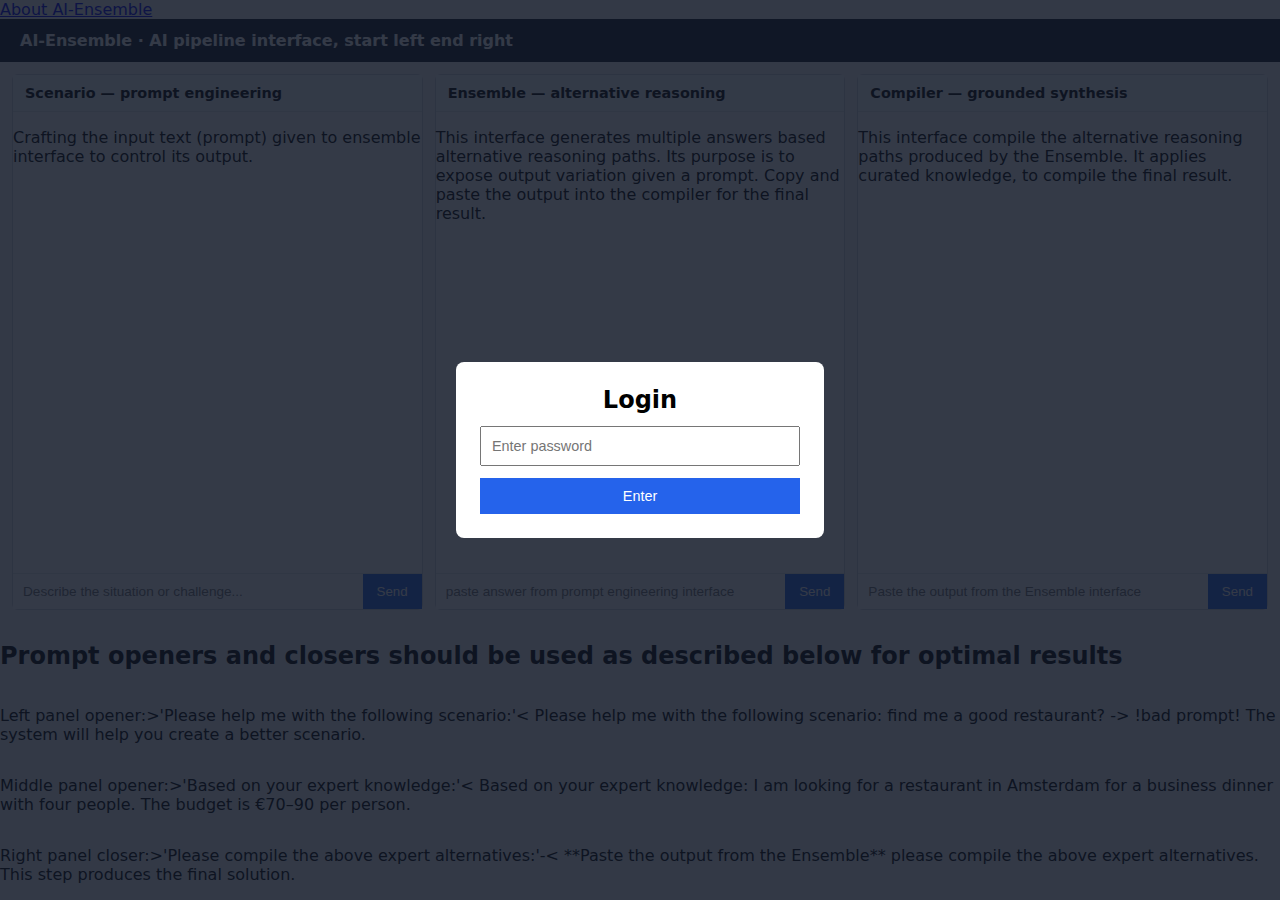
<file: index.html>
<a href="product.html" target="_blank">About AI-Ensemble</a>
<!DOCTYPE html>
<html lang="en">
<head>
  <meta charset="UTF-8" />
  <title>AI-Ensemble</title>
  <meta name="viewport" content="width=device-width, initial-scale=1" />

  <style>
    body {
      margin: 0;
      font-family: system-ui, -apple-system, Segoe UI, Roboto, sans-serif;
      background: #f4f6f8;
      height: 100vh;
      display: flex;
      flex-direction: column;
    }

    header {
      background: #111827;
      color: #ffffff;
      padding: 12px 20px;
      font-weight: 600;
      font-size: 1rem;
    }

    .layout {
      flex: 1;
      display: grid;
      grid-template-columns: 1fr 1fr 1fr;
      gap: 12px;
      padding: 12px;
      box-sizing: border-box;
    }

    .panel {
      background: #ffffff;
      border: 1px solid #d1d5db;
      border-radius: 6px;
      display: flex;
      flex-direction: column;
    }

    .panel h2 {
      margin: 0;
      padding: 10px 12px;
      font-size: 0.9rem;
      background: #f9fafb;
      border-bottom: 1px solid #e5e7eb;
    }

    .messages {
      flex: 1;
      padding: 10px;
      overflow-y: auto;
      font-size: 0.85rem;
      white-space: pre-wrap;
    }

    .message {
      margin-bottom: 8px;
    }

    .message.user {
      font-weight: 600;
    }

    .input {
      display: flex;
      border-top: 1px solid #e5e7eb;
    }

    .input input {
      flex: 1;
      border: none;
      padding: 10px;
      font-size: 0.85rem;
      outline: none;
    }

    .input button {
      border: none;
      padding: 10px 14px;
      background: #2563eb;
      color: white;
      cursor: pointer;
    }

    .input button:hover {
      background: #1d4ed8;
    }

    /* LOGIN OVERLAY */
    .overlay {
      position: fixed;
      inset: 0;
      background: rgba(17,24,39,0.85);
      display: flex;
      align-items: center;
      justify-content: center;
      z-index: 999;
    }

    .login-box {
      background: #ffffff;
      padding: 24px;
      border-radius: 8px;
      width: 320px;
      text-align: center;
    }

    .login-box h2 {
      margin-top: 0;
      margin-bottom: 12px;
    }

    .login-box input {
      width: 100%;
      padding: 10px;
      font-size: 0.9rem;
      margin-bottom: 12px;
    }

    .login-box button {
      width: 100%;
      padding: 10px;
      font-size: 0.9rem;
      background: #2563eb;
      color: white;
      border: none;
      cursor: pointer;
    }

    .login-error {
      color: #b91c1c;
      font-size: 0.85rem;
      margin-top: 8px;
      display: none;
    }
  </style>
</head>

<body>

<header>
  AI-Ensemble · AI pipeline interface, start left end right
</header>

<!-- LOGIN OVERLAY -->
<div class="overlay" id="loginOverlay">
  <div class="login-box">
    <h2>Login</h2>
    <input id="passwordInput" type="password" placeholder="Enter password" />
    <button onclick="login()">Enter</button>
    <div class="login-error" id="loginError">Invalid password</div>
  </div>
</div>

<div class="layout">

  <div class="panel">
    <h2>Scenario — prompt engineering</h2>
    <p>
     Crafting the input text (prompt) given to ensemble interface to control its output.
    </p>
    <div class="messages" id="scenarioMessages"></div>
    <div class="input">
      <input id="scenarioInput" placeholder="Describe the situation or challenge..." />
      <button onclick="sendMessage('scenario')">Send</button>
    </div>
  </div>

  <div class="panel">
    <h2>Ensemble — alternative reasoning</h2>
    <p>
    This interface generates multiple answers based alternative reasoning paths.
    Its purpose is to expose output variation given a prompt.
    Copy and paste the output into the compiler for the final result.
    </p>

    <div class="messages" id="expertMessages"></div>
    <div class="input">
      <input id="expertInput" placeholder="paste answer from prompt engineering interface" />
      <button onclick="sendMessage('expert')">Send</button>
    </div>
  </div>

  <div class="panel">
    <h2>Compiler — grounded synthesis</h2>
     <p>
     This interface compile the alternative reasoning paths produced
     by the Ensemble. 
     It applies curated knowledge, to compile the final result.
     </p>

    <div class="messages" id="managerMessages"></div>
    <div class="input">
      <input id="managerInput" placeholder="Paste the output from the Ensemble interface" />
      <button onclick="sendMessage('manager')">Send</button>
    </div>
  </div>

</div>
<h2>Prompt openers and closers should be used as described below for optimal results </h2>

<p>
Left panel opener:>'Please help me with the following scenario:'< 
Please help me with the following scenario: find me a good restaurant? -> !bad prompt! 
The system will help you create a better scenario.
</p>

<p>
Middle panel opener:>'Based on your expert knowledge:'<
Based on your expert knowledge: I am looking for a restaurant in Amsterdam for a business dinner with four people.
The budget is €70–90 per person.
</p>

<p>
Right panel closer:>'Please compile the above expert alternatives:'-<
**Paste the output from the Ensemble** please compile the above expert alternatives.
This step produces the final solution.
</p>
<script>
  const API_BASE = "https://statsapp-47vj4.ondigitalocean.app";
  let authToken = sessionStorage.getItem("ai_ensemble_token");

  async function login() {
    const password = document.getElementById("passwordInput").value;
    const error = document.getElementById("loginError");

    try {
      const res = await fetch(API_BASE + "/api/login", {
        method: "POST",
        headers: { "Content-Type": "application/json" },
        body: JSON.stringify({ password })
      });

      if (!res.ok) throw new Error();

      const data = await res.json();
      authToken = data.token;
      sessionStorage.setItem("ai_ensemble_token", authToken);
      document.getElementById("loginOverlay").style.display = "none";

    } catch {
      error.style.display = "block";
    }
  }

  // Auto-unlock if token already exists
  if (authToken) {
    document.getElementById("loginOverlay").style.display = "none";
  }

  function addMessage(role, text, cls) {
    const box = document.getElementById(role + "Messages");
    const div = document.createElement("div");
    div.className = "message " + cls;
    div.textContent = text;
    box.appendChild(div);
    box.scrollTop = box.scrollHeight;
  }

  async function sendMessage(role) {
    if (!authToken) return;

    const input = document.getElementById(role + "Input");
    const text = input.value.trim();
    if (!text) return;

    input.value = "";
    addMessage(role, "You: " + text, "user");

    try {
      const res = await fetch(API_BASE + "/api/chat", {
        method: "POST",
        headers: {
          "Content-Type": "application/json",
          "Authorization": "Bearer " + authToken
        },
        body: JSON.stringify({
          role: role,
          message: text
        })
      });

      const data = await res.json();
      addMessage(role, data.answer || "No response.", "ai");

    } catch {
      addMessage(role, "Error contacting backend.", "ai");
    }
  }
</script>

</body>
</html>
</file>
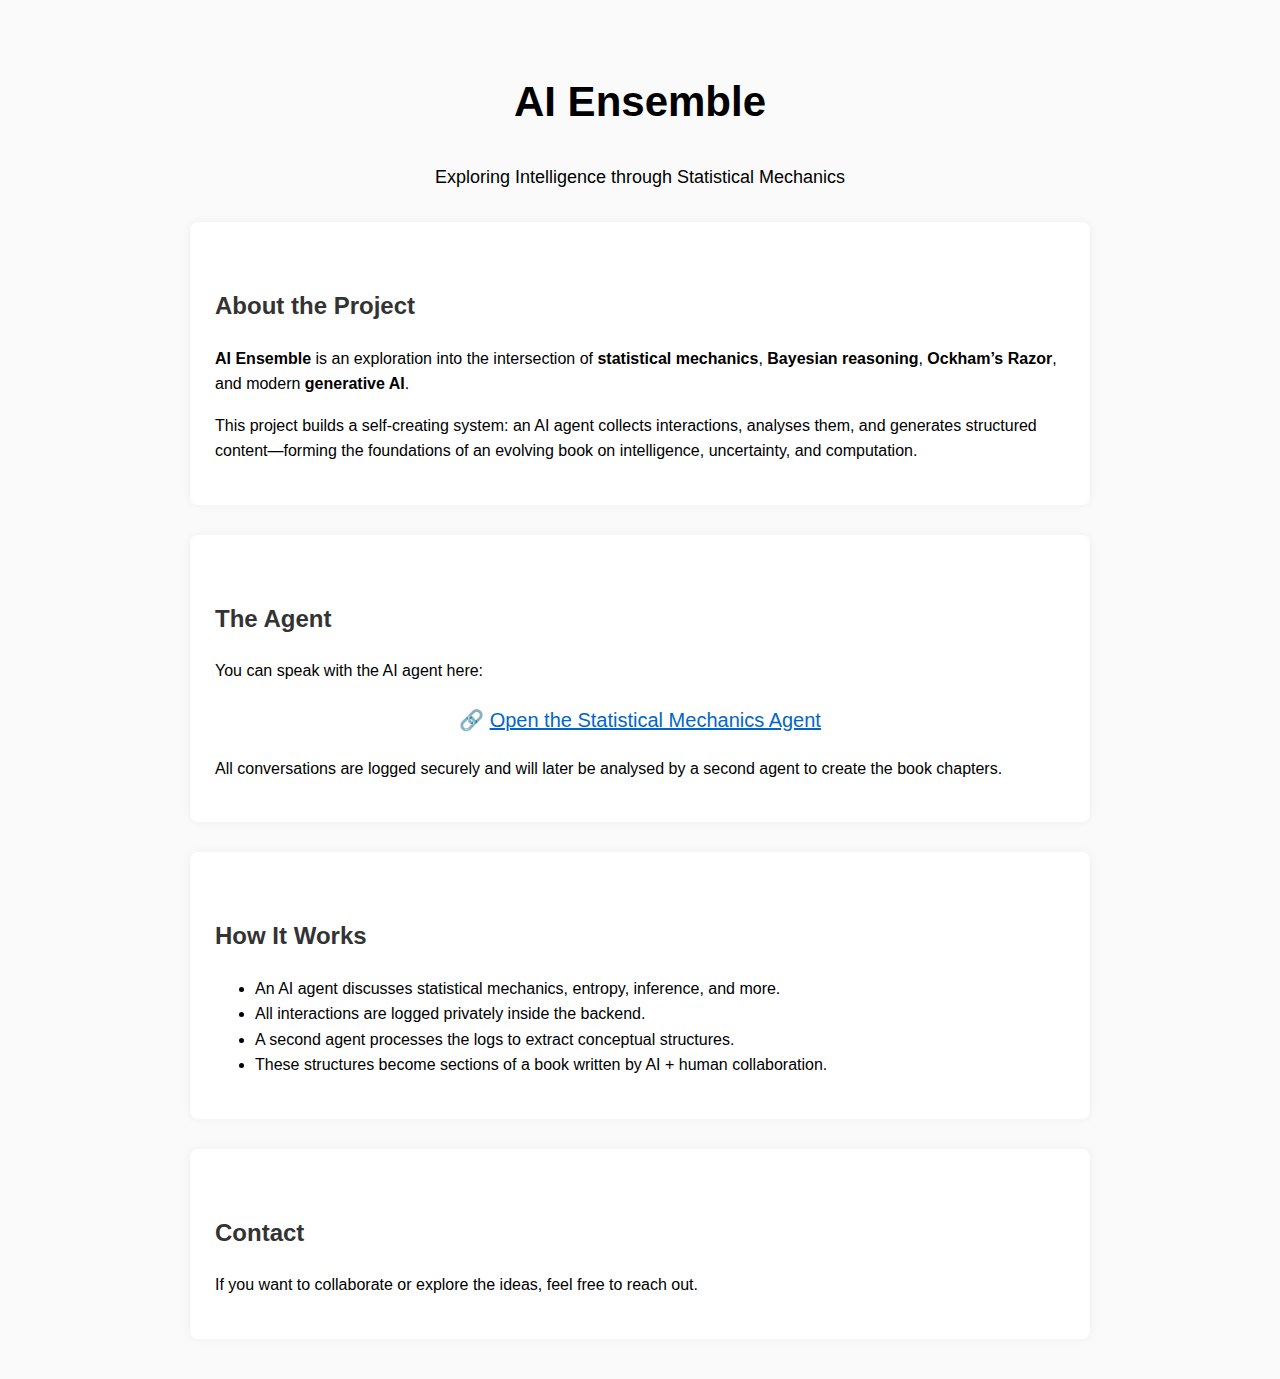
<file: ai-ensemble/index.html>
<!DOCTYPE html>
<html lang="en">
<head>
    <meta charset="UTF-8">
    <meta name="viewport" content="width=device-width, initial-scale=1.0">
    <title>AI Ensemble</title>

    <style>
        body {
            font-family: Arial, sans-serif;
            max-width: 900px;
            margin: auto;
            padding: 40px;
            line-height: 1.6;
            background: #fafafa;
        }
        h1 {
            text-align: center;
            font-size: 42px;
        }
        h2 {
            margin-top: 40px;
            color: #333;
        }
        .section {
            background: white;
            padding: 25px;
            border-radius: 8px;
            box-shadow: 0 0 10px rgba(0,0,0,0.05);
            margin-top: 30px;
        }
        a { color: #0066cc; }
    </style>
</head>

<body>
    <h1>AI Ensemble</h1>
    <p style="text-align:center; font-size:18px;">Exploring Intelligence through Statistical Mechanics</p>

    <div class="section">
        <h2>About the Project</h2>
        <p>
            <strong>AI Ensemble</strong> is an exploration into the intersection of  
            <strong>statistical mechanics</strong>, <strong>Bayesian reasoning</strong>, 
            <strong>Ockham’s Razor</strong>, and modern <strong>generative AI</strong>.
        </p>
        <p>
            This project builds a self-creating system: an AI agent collects interactions,
            analyses them, and generates structured content—forming the foundations of an
            evolving book on intelligence, uncertainty, and computation.
        </p>
    </div>

    <div class="section">
        <h2>The Agent</h2>
        <p>
            You can speak with the AI agent here:
        </p>

        <p style="text-align:center; font-size:20px;">
            🔗 <a href="YOUR_AGENT_LINK_HERE" target="_blank">Open the Statistical Mechanics Agent</a>
        </p>

        <p>
            All conversations are logged securely and will later be analysed by a second
            agent to create the book chapters.
        </p>
    </div>

    <div class="section">
        <h2>How It Works</h2>
        <ul>
            <li>An AI agent discusses statistical mechanics, entropy, inference, and more.</li>
            <li>All interactions are logged privately inside the backend.</li>
            <li>A second agent processes the logs to extract conceptual structures.</li>
            <li>These structures become sections of a book written by AI + human collaboration.</li>
        </ul>
    </div>

    <div class="section">
        <h2>Contact</h2>
        <p>If you want to collaborate or explore the ideas, feel free to reach out.</p>
    </div>

</body>
</html>
</file>
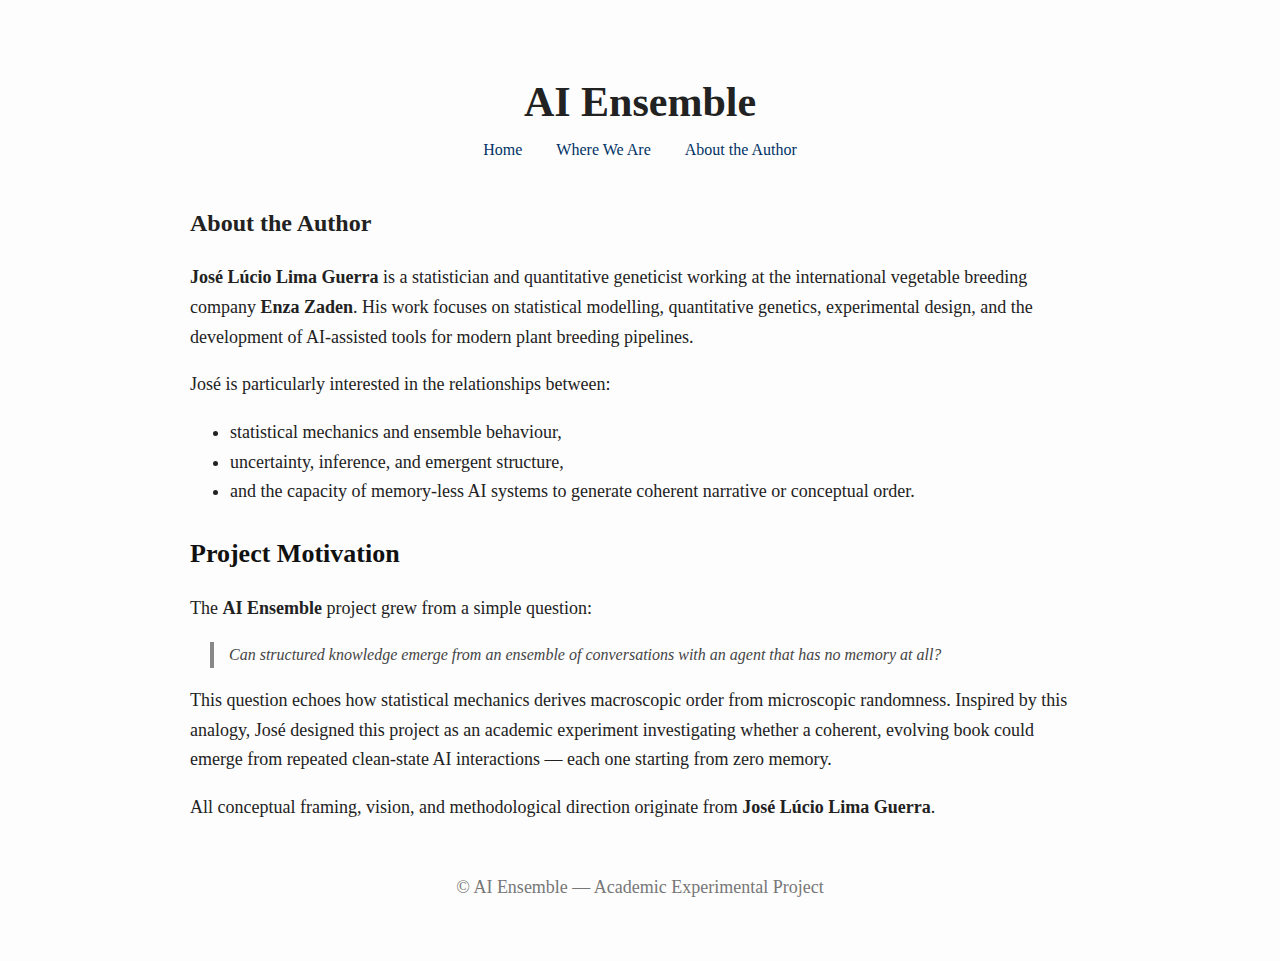
<file: about.html>
<!DOCTYPE html>
<html lang="en">
<head>
    <meta charset="UTF-8">
    <meta name="viewport" content="width=device-width, initial-scale=1.0">
    <title>About the Author — AI Ensemble</title>
    <link rel="stylesheet" href="assets/css/style.css">
</head>

<body>
    <header>
        <h1>AI Ensemble</h1>
        <nav>
            <a href="index.html">Home</a>
            <a href="where-we-are.html">Where We Are</a>
            <a href="about.html">About the Author</a>
        </nav>
    </header>

    <main>
        <section>
            <h2>About the Author</h2>

            <p><strong>José Lúcio Lima Guerra</strong> is a statistician and quantitative geneticist working at the international vegetable breeding company <strong>Enza Zaden</strong>. His work focuses on statistical modelling, quantitative genetics, experimental design, and the development of AI-assisted tools for modern plant breeding pipelines.</p>

            <p>José is particularly interested in the relationships between:</p>

            <ul>
                <li>statistical mechanics and ensemble behaviour,</li>
                <li>uncertainty, inference, and emergent structure,</li>
                <li>and the capacity of memory-less AI systems to generate coherent narrative or conceptual order.</li>
            </ul>

            <h3>Project Motivation</h3>

            <p>The <strong>AI Ensemble</strong> project grew from a simple question:</p>

            <blockquote>
                Can structured knowledge emerge from an ensemble of conversations with an agent that has no memory at all?
            </blockquote>

            <p>This question echoes how statistical mechanics derives macroscopic order from microscopic randomness. Inspired by this analogy, José designed this project as an academic experiment investigating whether a coherent, evolving book could emerge from repeated clean-state AI interactions — each one starting from zero memory.</p>

            <p>All conceptual framing, vision, and methodological direction originate from <strong>José Lúcio Lima Guerra</strong>.</p>
        </section>
    </main>

    <footer>
        <p>© AI Ensemble — Academic Experimental Project</p>
    </footer>
</body>
</html>
</file>
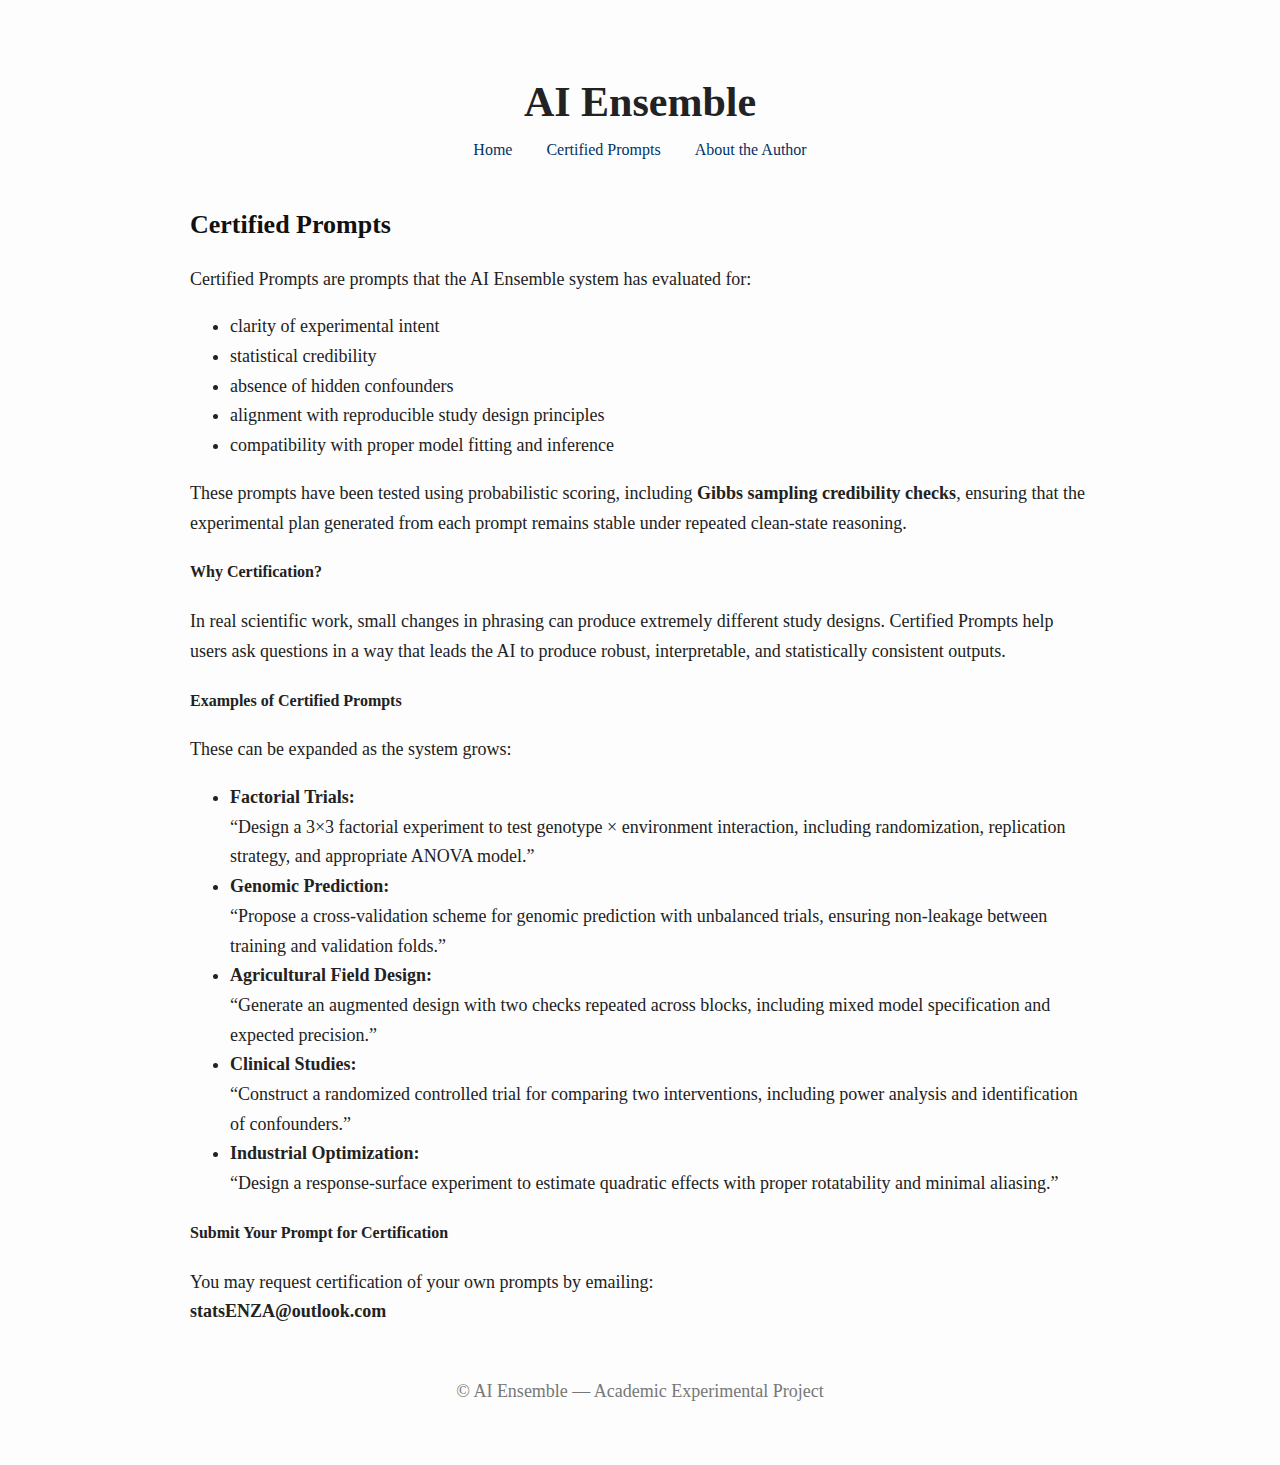
<file: certified-prompts.html>
<!DOCTYPE html>
<html lang="en">
<head>
    <meta charset="UTF-8">
    <meta name="viewport" content="width=device-width, initial-scale=1.0">
    <title>Certified Prompts — AI Ensemble</title>
    <link rel="stylesheet" href="assets/css/style.css">
</head>

<body>

<header>
    <h1>AI Ensemble</h1>
    <nav>
        <a href="index.html">Home</a>
        <a href="certified-prompts.html">Certified Prompts</a>
        <a href="about.html">About the Author</a>
    </nav>
</header>

<main>

<section>
    <h3>Certified Prompts</h3>

    <p>
        Certified Prompts are prompts that the AI Ensemble system has evaluated for:
    </p>

    <ul>
        <li>clarity of experimental intent</li>
        <li>statistical credibility</li>
        <li>absence of hidden confounders</li>
        <li>alignment with reproducible study design principles</li>
        <li>compatibility with proper model fitting and inference</li>
    </ul>

    <p>
        These prompts have been tested using probabilistic scoring, including 
        <strong>Gibbs sampling credibility checks</strong>, ensuring that the experimental plan generated
        from each prompt remains stable under repeated clean-state reasoning.
    </p>

    <h4>Why Certification?</h4>

    <p>
        In real scientific work, small changes in phrasing can produce extremely different study
        designs. Certified Prompts help users ask questions in a way that leads the AI to produce
        robust, interpretable, and statistically consistent outputs.
    </p>

    <h4>Examples of Certified Prompts</h4>

    <p>These can be expanded as the system grows:</p>

    <ul>

        <li>
            <strong>Factorial Trials:</strong><br>
            “Design a 3×3 factorial experiment to test genotype × environment interaction,
            including randomization, replication strategy, and appropriate ANOVA model.”
        </li>

        <li>
            <strong>Genomic Prediction:</strong><br>
            “Propose a cross-validation scheme for genomic prediction with unbalanced trials,
            ensuring non-leakage between training and validation folds.”
        </li>

        <li>
            <strong>Agricultural Field Design:</strong><br>
            “Generate an augmented design with two checks repeated across blocks,
            including mixed model specification and expected precision.”
        </li>

        <li>
            <strong>Clinical Studies:</strong><br>
            “Construct a randomized controlled trial for comparing two interventions,
            including power analysis and identification of confounders.”
        </li>

        <li>
            <strong>Industrial Optimization:</strong><br>
            “Design a response-surface experiment to estimate quadratic effects
            with proper rotatability and minimal aliasing.”
        </li>

    </ul>

    <h4>Submit Your Prompt for Certification</h4>

    <p>
        You may request certification of your own prompts by emailing:<br>
        <strong>statsENZA@outlook.com</strong>
    </p>

</section>

</main>

<footer>
    <p>© AI Ensemble — Academic Experimental Project</p>
</footer>

</body>
</html>
</file>
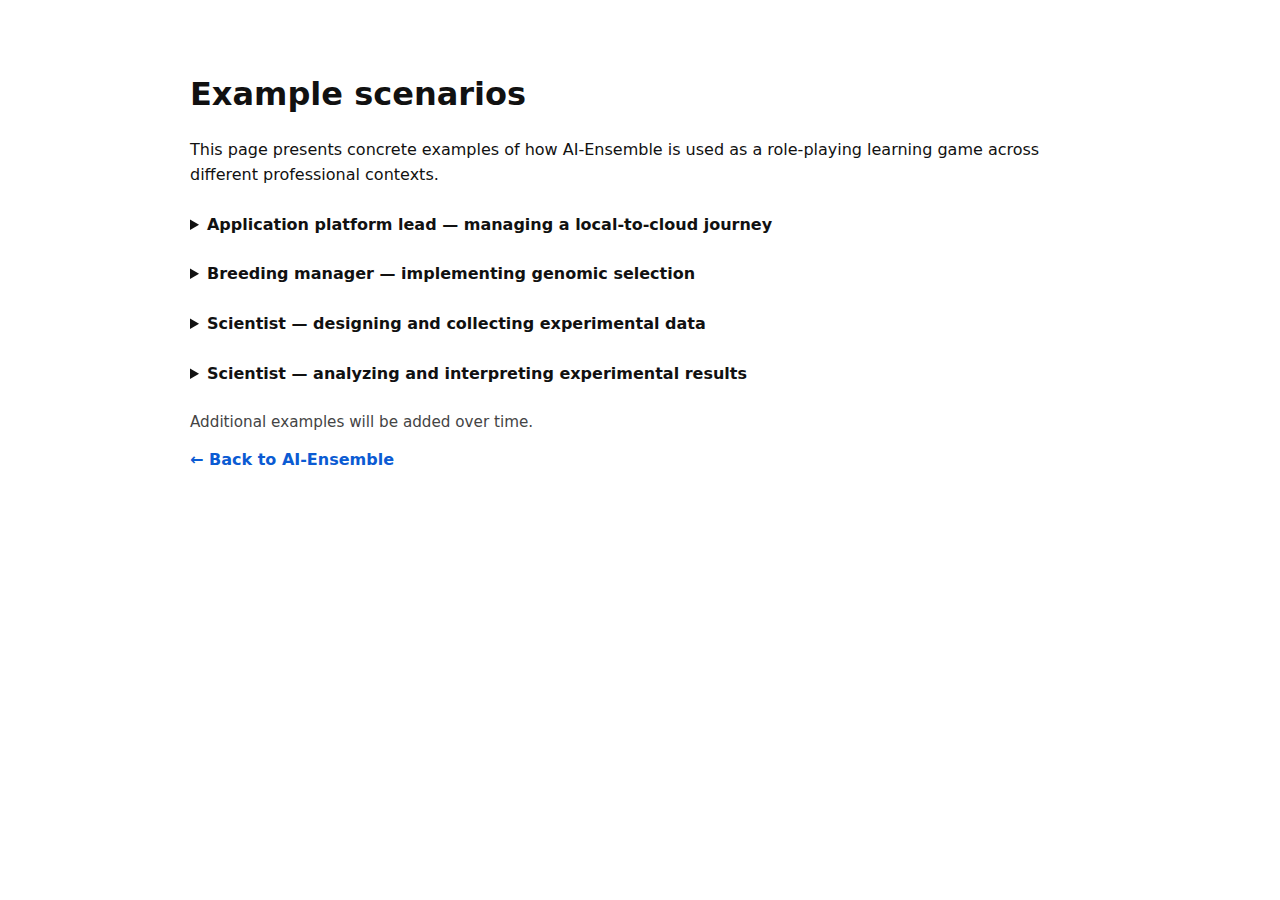
<file: examples.html>
<!doctype html>
<html lang="en">
<head>
  <meta charset="utf-8" />
  <title>AI-Ensemble — Examples</title>
  <meta name="viewport" content="width=device-width, initial-scale=1" />

  <style>
    body {
      font-family: system-ui, -apple-system, Segoe UI, Roboto, Helvetica, Arial, sans-serif;
      margin: 0;
      padding: 0;
      line-height: 1.6;
      color: #111;
      background: #fff;
    }

    main {
      max-width: 900px;
      margin: 0 auto;
      padding: 48px 20px;
    }

    h1 {
      font-size: 2rem;
      margin-bottom: 1rem;
    }

    details {
      margin: 1.5rem 0;
    }

    summary {
      cursor: pointer;
      font-weight: 600;
    }

    p {
      margin: 0.75rem 0;
    }

    a {
      color: #0b5bd3;
      text-decoration: none;
      font-weight: 600;
    }

    .muted {
      color: #444;
      font-size: 0.95rem;
    }
  </style>
</head>

<body>
  <main>

    <h1>Example scenarios</h1>

    <p>
      This page presents concrete examples of how AI-Ensemble is used
      as a role-playing learning game across different professional contexts.
    </p>

    <details>
      <summary>Application platform lead — managing a local-to-cloud journey</summary>

      <p>
        The user runs AI-Ensemble locally to reason over internal architecture notes,
        platform constraints, and design decisions using only trusted, user-provided inputs.
      </p>

      <p>
        This local setup allows private exploration of assumptions and trade-offs
        before exposing any material to cloud infrastructure.
      </p>

      <p>
        Once the reasoning is clear, the online role-playing learning game is used
        to explore the journey to the cloud from different roles and perspectives,
        such as developer, architect, and decision-maker.
      </p>
    </details>

    <details>
      <summary>Breeding manager — implementing genomic selection</summary>

      <p>
        The user engages with AI-Ensemble to reason through the introduction
        of genomic selection by confronting curated material on breeding goals,
        data availability, model assumptions, and organizational constraints.
      </p>

      <p>
        By switching roles (e.g. breeder, statistician, director),
        the learning game exposes how different expert perspectives
        influence risk, feasibility, and timelines.
      </p>

      <p>
        This structured role-playing helps clarify decision points
        before committing to changes in breeding strategy or infrastructure.
      </p>
    </details>
<details>
  <summary>Scientist — designing and collecting experimental data</summary>

  <p>
    The user acts as a scientist responsible for designing an experiment
    and planning how data will be collected.
  </p>

  <p>
    AI-Ensemble is used to reason through experimental objectives,
    design choices, sources of variation, sample size considerations,
    and practical constraints before any data is collected.
  </p>

  <p>
    By engaging with curated methodological knowledge and expert inputs,
    the learning game exposes how early design decisions affect
    data quality, interpretability, and downstream analysis.
  </p>
</details>

<details>
  <summary>Scientist — analyzing and interpreting experimental results</summary>

  <p>
    The user acts as a scientist analyzing data from an experiment
    after it has been conducted.
  </p>

  <p>
    AI-Ensemble is used to reason through data structure,
    model assumptions, sources of uncertainty,
    and alternative analytical approaches using only
    explicitly provided inputs.
  </p>

  <p>
    Through the role-playing learning game, the user explores
    how different analytical choices influence conclusions,
    limitations, and the strength of evidence.
  </p>
</details>


    <p class="muted">
      Additional examples will be added over time.
    </p>

    <p>
      <a href="index.html">← Back to AI-Ensemble</a>
    </p>

  </main>
</body>
</html>
</file>
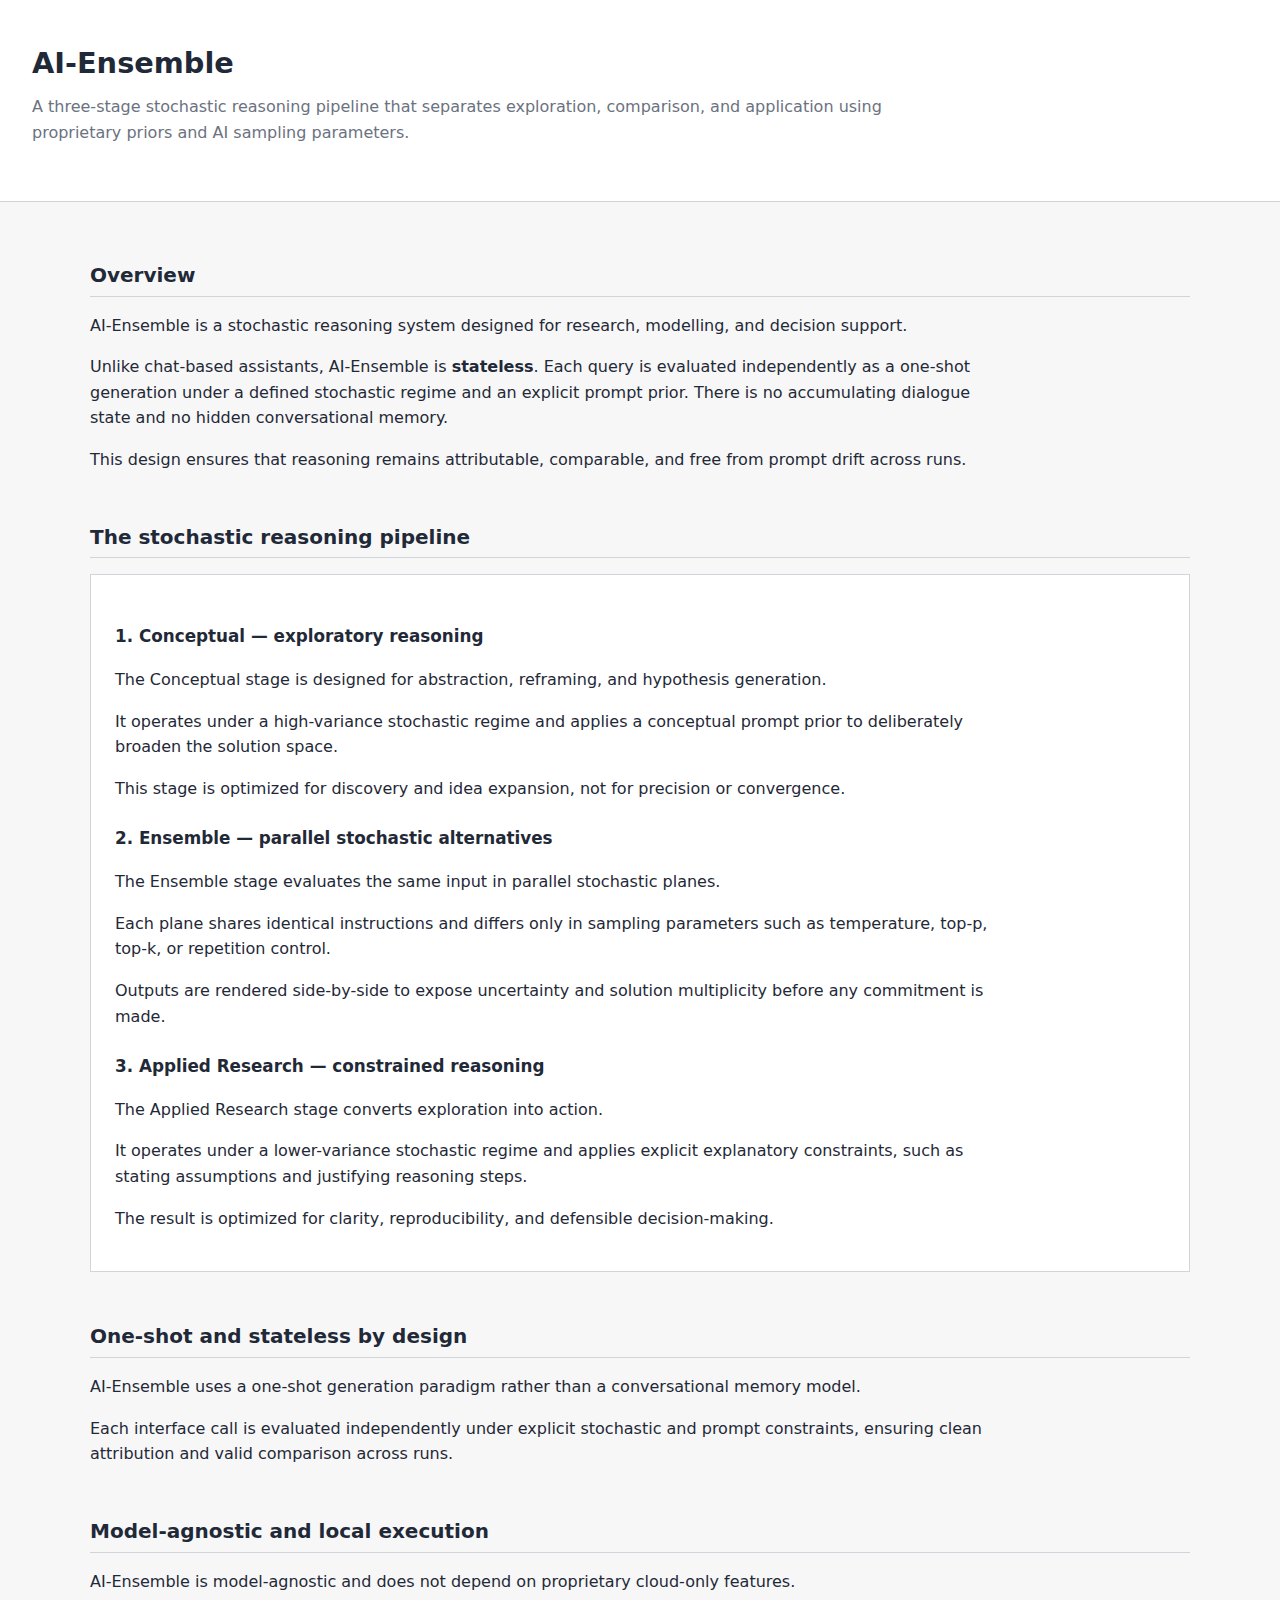
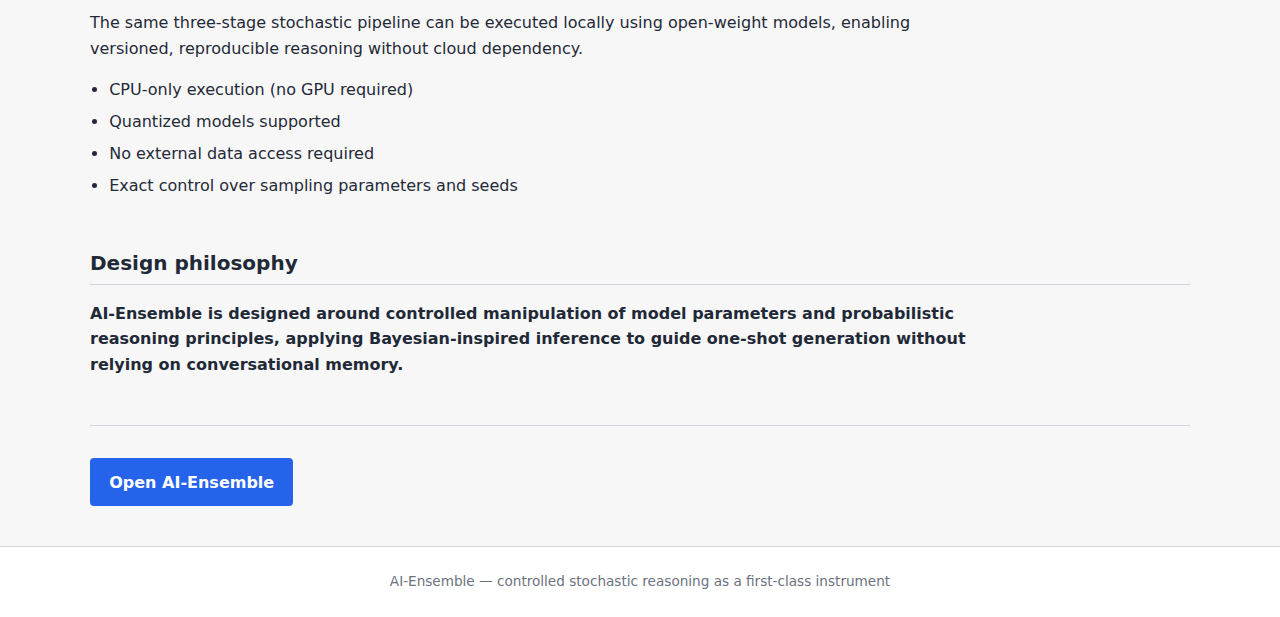
<file: product.html>
<!DOCTYPE html>
<html lang="en">
<head>
  <meta charset="UTF-8" />
  <title>AI-Ensemble — Product</title>
  <meta name="viewport" content="width=device-width, initial-scale=1" />
  <meta name="description"
        content="AI-Ensemble is a three-stage stochastic reasoning system using one-shot, stateless inference with explicit stochastic control." />

  <style>
    :root {
      --bg: #f7f7f7;
      --fg: #1f2937;
      --muted: #6b7280;
      --border: #d1d5db;
      --panel: #ffffff;
      --accent: #2563eb;
    }

    body {
      margin: 0;
      font-family: system-ui, -apple-system, Segoe UI, Roboto, Helvetica, Arial, sans-serif;
      background: var(--bg);
      color: var(--fg);
      line-height: 1.6;
    }

    header {
      background: var(--panel);
      border-bottom: 1px solid var(--border);
      padding: 2.5rem 2rem;
    }

    header h1 {
      margin: 0;
      font-size: 1.8rem;
    }

    header p {
      margin-top: 0.5rem;
      color: var(--muted);
      max-width: 900px;
    }

    main {
      max-width: 1100px;
      margin: 0 auto;
      padding: 2.5rem 2rem;
    }

    section {
      margin-bottom: 3rem;
    }

    h2 {
      font-size: 1.25rem;
      border-bottom: 1px solid var(--border);
      padding-bottom: 0.3rem;
      margin-bottom: 1rem;
    }

    h3 {
      margin-top: 1.5rem;
      font-size: 1.05rem;
    }

    p {
      max-width: 900px;
    }

    ul {
      padding-left: 1.2rem;
      max-width: 900px;
    }

    li {
      margin-bottom: 0.4rem;
    }

    .pipeline {
      background: var(--panel);
      border: 1px solid var(--border);
      padding: 1.5rem;
    }

    .stage {
      margin-bottom: 1.5rem;
    }

    .stage:last-child {
      margin-bottom: 0;
    }

    .cta {
      margin-top: 3rem;
      padding-top: 2rem;
      border-top: 1px solid var(--border);
    }

    .cta a {
      display: inline-block;
      background: var(--accent);
      color: #fff;
      text-decoration: none;
      padding: 0.7rem 1.2rem;
      border-radius: 4px;
      font-weight: 600;
    }

    footer {
      background: var(--panel);
      border-top: 1px solid var(--border);
      padding: 1.5rem 2rem;
      color: var(--muted);
      font-size: 0.85rem;
      text-align: center;
    }
  </style>
</head>

<body>

<header>
  <h1>AI-Ensemble</h1>
  <p>
    A three-stage stochastic reasoning pipeline that separates exploration,
    comparison, and application using proprietary priors and AI sampling parameters.
  </p>
</header>

<main>

  <section>
    <h2>Overview</h2>
    <p>
      AI-Ensemble is a stochastic reasoning system designed for research,
      modelling, and decision support.
    </p>
    <p>
      Unlike chat-based assistants, AI-Ensemble is <strong>stateless</strong>.
      Each query is evaluated independently as a one-shot generation under
      a defined stochastic regime and an explicit prompt prior.
      There is no accumulating dialogue state and no hidden conversational memory.
    </p>
    <p>
      This design ensures that reasoning remains attributable, comparable,
      and free from prompt drift across runs.
    </p>
  </section>

  <section>
    <h2>The stochastic reasoning pipeline</h2>

    <div class="pipeline">

      <div class="stage">
        <h3>1. Conceptual — exploratory reasoning</h3>
        <p>
          The Conceptual stage is designed for abstraction, reframing,
          and hypothesis generation.
        </p>
        <p>
          It operates under a high-variance stochastic regime and applies
          a conceptual prompt prior to deliberately broaden the solution space.
        </p>
        <p>
          This stage is optimized for discovery and idea expansion,
          not for precision or convergence.
        </p>
      </div>

      <div class="stage">
        <h3>2. Ensemble — parallel stochastic alternatives</h3>
        <p>
          The Ensemble stage evaluates the same input in parallel stochastic planes.
        </p>
        <p>
          Each plane shares identical instructions and differs only in
          sampling parameters such as temperature, top-p, top-k,
          or repetition control.
        </p>
        <p>
          Outputs are rendered side-by-side to expose uncertainty and
          solution multiplicity before any commitment is made.
        </p>
      </div>

      <div class="stage">
        <h3>3. Applied Research — constrained reasoning</h3>
        <p>
          The Applied Research stage converts exploration into action.
        </p>
        <p>
          It operates under a lower-variance stochastic regime and applies
          explicit explanatory constraints, such as stating assumptions
          and justifying reasoning steps.
        </p>
        <p>
          The result is optimized for clarity, reproducibility,
          and defensible decision-making.
        </p>
      </div>

    </div>
  </section>

  <section>
    <h2>One-shot and stateless by design</h2>
    <p>
      AI-Ensemble uses a one-shot generation paradigm rather than
      a conversational memory model.
    </p>
    <p>
      Each interface call is evaluated independently under explicit
      stochastic and prompt constraints, ensuring clean attribution
      and valid comparison across runs.
    </p>
  </section>

  <section>
    <h2>Model-agnostic and local execution</h2>
    <p>
      AI-Ensemble is model-agnostic and does not depend on proprietary
      cloud-only features.
    </p>
    <p>
      The same three-stage stochastic pipeline can be executed locally
      using open-weight models, enabling versioned, reproducible reasoning
      without cloud dependency.
    </p>
    <ul>
      <li>CPU-only execution (no GPU required)</li>
      <li>Quantized models supported</li>
      <li>No external data access required</li>
      <li>Exact control over sampling parameters and seeds</li>
    </ul>
  </section>

  <section>
    <h2>Design philosophy</h2>
    <p>
      <strong> 
      AI-Ensemble is designed around controlled manipulation of model parameters
      and probabilistic reasoning principles, applying Bayesian-inspired inference
      to guide one-shot generation without relying on conversational memory.
     </strong>
    </p>
  </section>

  <div class="cta">
    <a href="https://jguenza.github.io/ai-ensemble/">Open AI-Ensemble</a>
  </div>

</main>

<footer>
  AI-Ensemble — controlled stochastic reasoning as a first-class instrument
</footer>

</body>
</html>
</file>
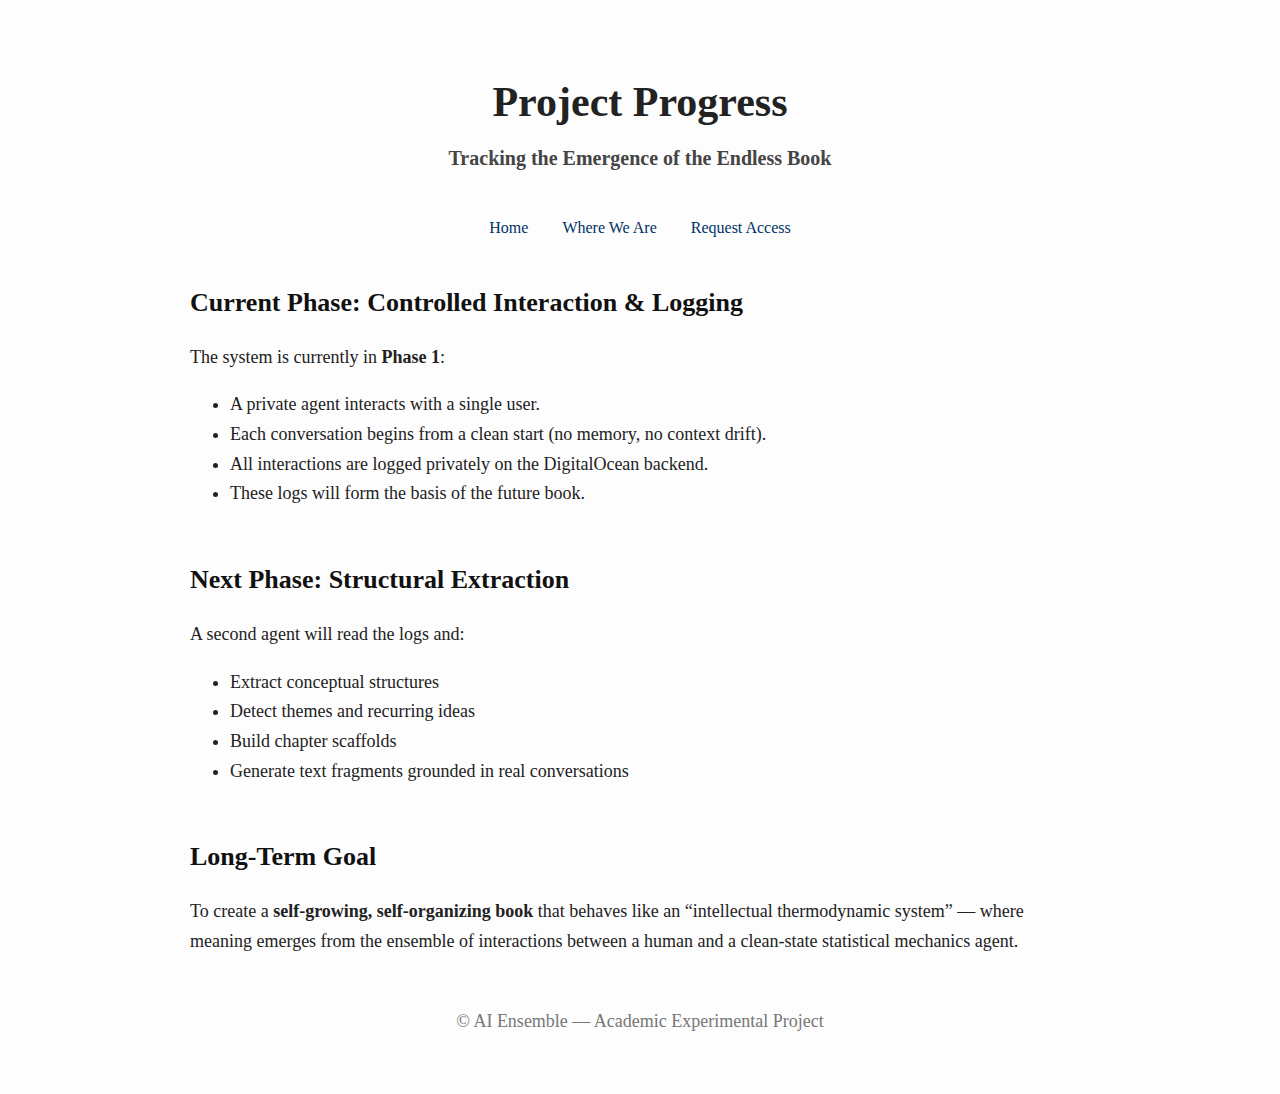
<file: progress.html>
<!DOCTYPE html>
<html lang="en">
<head>
    <meta charset="UTF-8">
    <meta name="viewport" content="width=device-width, initial-scale=1.0">
    <title>AI Ensemble – Project Progress</title>
    <link rel="stylesheet" href="assets/css/style.css">
</head>

<body>

<header>
    <h1>Project Progress</h1>
    <h2>Tracking the Emergence of the Endless Book</h2>
</header>

<nav>
    <a href="index.html">Home</a>
    <a href="progress.html">Where We Are</a>
    <a href="mailto:statsENZA@outlook.com">Request Access</a>
</nav>

<main>

<section>
    <h3>Current Phase: Controlled Interaction & Logging</h3>

    <p>
        The system is currently in <strong>Phase 1</strong>:
    </p>

    <ul>
        <li>A private agent interacts with a single user.</li>
        <li>Each conversation begins from a clean start (no memory, no context drift).</li>
        <li>All interactions are logged privately on the DigitalOcean backend.</li>
        <li>These logs will form the basis of the future book.</li>
    </ul>
</section>

<section>
    <h3>Next Phase: Structural Extraction</h3>
    <p>
        A second agent will read the logs and:
    </p>

    <ul>
        <li>Extract conceptual structures</li>
        <li>Detect themes and recurring ideas</li>
        <li>Build chapter scaffolds</li>
        <li>Generate text fragments grounded in real conversations</li>
    </ul>
</section>

<section>
    <h3>Long-Term Goal</h3>
    <p>
        To create a <strong>self-growing, self-organizing book</strong> that behaves like
        an “intellectual thermodynamic system” — where meaning emerges from the ensemble
        of interactions between a human and a clean-state statistical mechanics agent.
    </p>
</section>

</main>

<footer>
    <p>© AI Ensemble — Academic Experimental Project</p>
</footer>

</body>
</html>
</file>
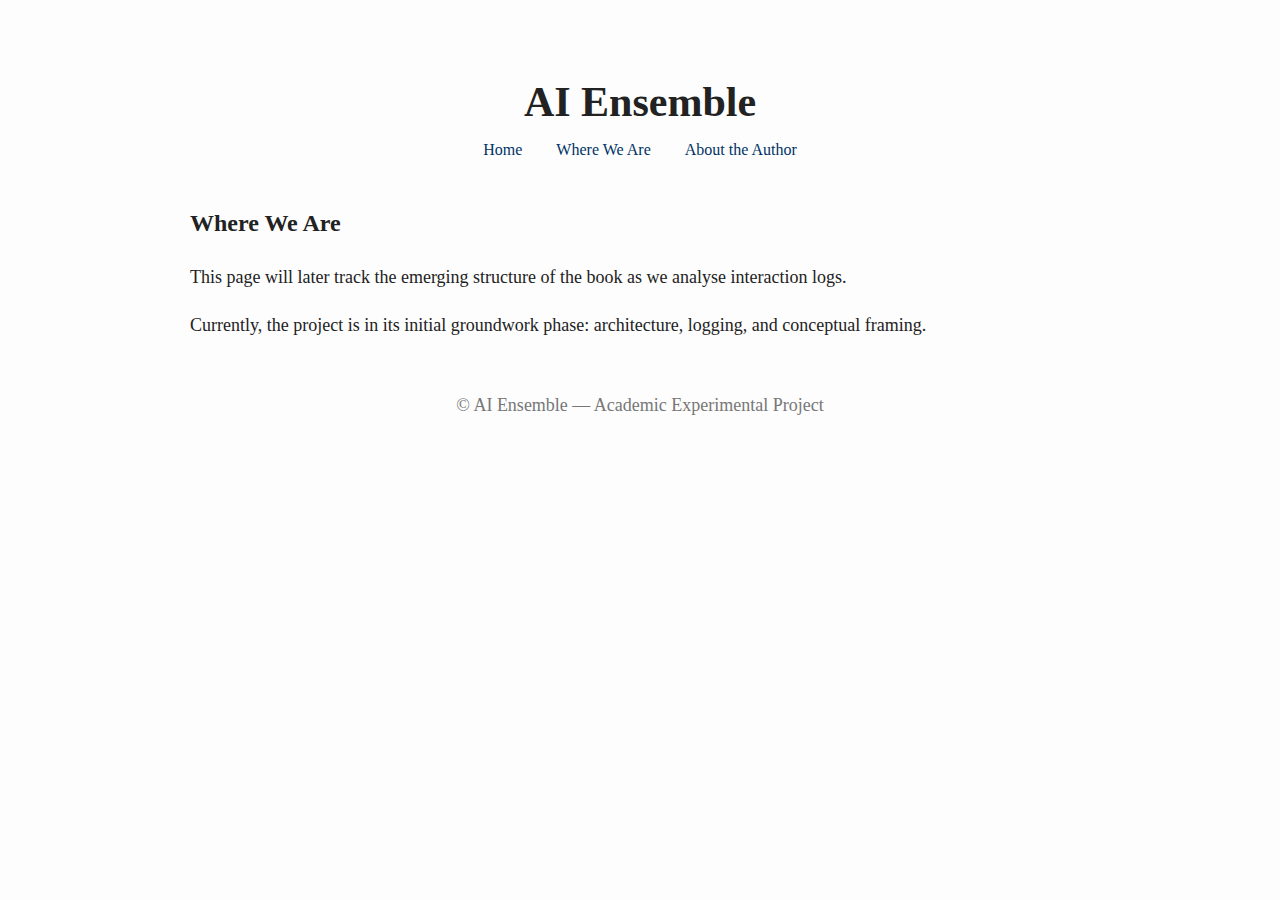
<file: where-we-are.html>
<!DOCTYPE html>
<html lang="en">
<head>
    <meta charset="UTF-8">
    <meta name="viewport" content="width=device-width, initial-scale=1.0">
    <title>Where We Are — AI Ensemble</title>
    <link rel="stylesheet" href="assets/css/style.css">
</head>

<body>
    <header>
        <h1>AI Ensemble</h1>
        <nav>
            <a href="index.html">Home</a>
            <a href="where-we-are.html">Where We Are</a>
            <a href="about.html">About the Author</a>
        </nav>
    </header>

    <main>
        <section>
            <h2>Where We Are</h2>
            <p>This page will later track the emerging structure of the book as we analyse interaction logs.</p>
            <p>Currently, the project is in its initial groundwork phase: architecture, logging, and conceptual framing.</p>
        </section>
    </main>

    <footer>
        <p>© AI Ensemble — Academic Experimental Project</p>
    </footer>
</body>
</html>
</file>
<file: assets/css/style.css>
body {
    font-family: "Times New Roman", Georgia, serif;
    background: #fdfdfd;
    color: #222;
    max-width: 900px;
    margin: auto;
    padding: 40px;
    line-height: 1.65;
}

header {
    text-align: center;
    margin-bottom: 40px;
}

header h1 {
    font-size: 42px;
    margin-bottom: 0;
}

header h2 {
    font-size: 20px;
    color: #444;
    margin-top: 5px;
}

nav {
    text-align: center;
    margin-bottom: 40px;
}

nav a {
    margin: 0 15px;
    text-decoration: none;
    color: #003366;
}

nav a:hover {
    text-decoration: underline;
}

section {
    margin-bottom: 50px;
}

h3 {
    font-size: 26px;
    margin-bottom: 10px;
    color: #111;
}

p, li {
    font-size: 18px;
}

blockquote {
    border-left: 4px solid #888;
    padding-left: 15px;
    margin-left: 20px;
    font-style: italic;
    color: #444;
}

.button {
    background: #003366;
    color: white;
    padding: 12px 24px;
    text-decoration: none;
    border-radius: 4px;
    font-size: 18px;
}

.button:hover {
    background: #002040;
}

footer {
    text-align: center;
    margin-top: 50px;
    color: #777;
    font-size: 14px;
}
</file>
